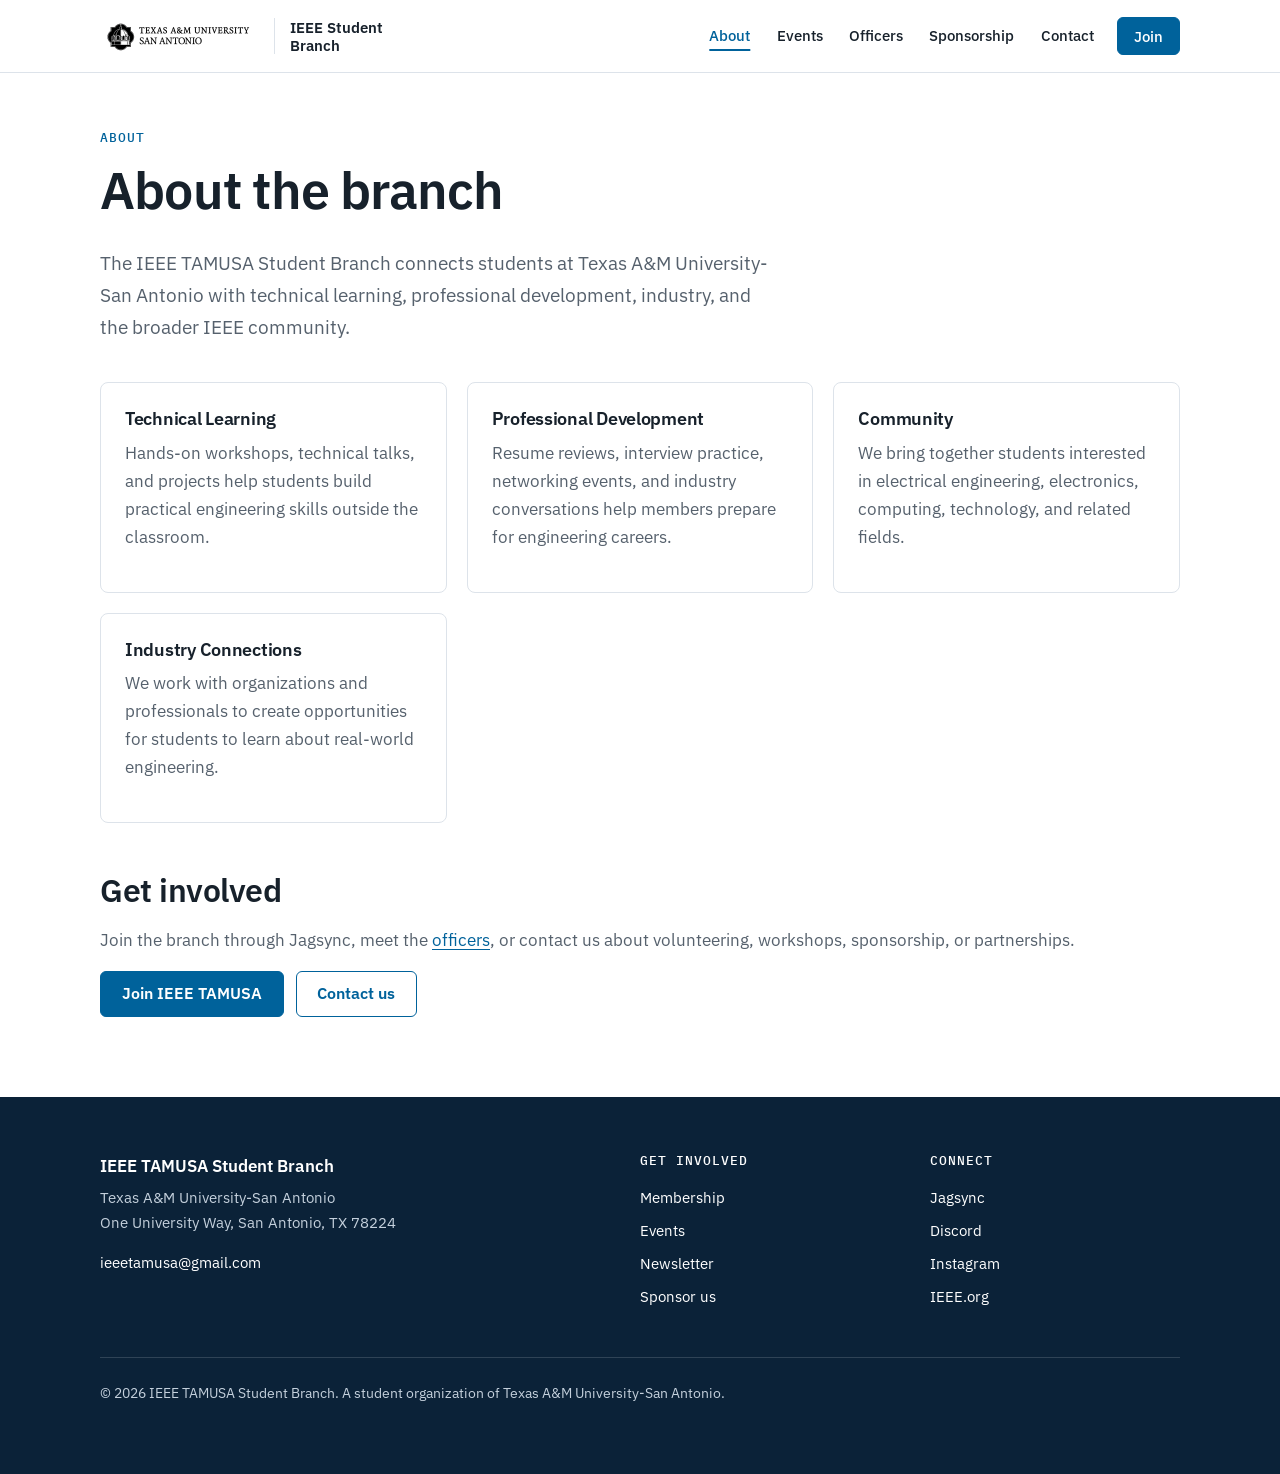
<file: About/index.html>
<!DOCTYPE html>
<html lang="en-US">
<head>
<meta charset="UTF-8">
<meta name="viewport" content="width=device-width, initial-scale=1.0">
<title>About | IEEE TAMUSA</title>
<meta name="description" content="Learn about the IEEE student branch at Texas A&M University-San Antonio: technical workshops, professional development, and industry connections.">
<meta property="og:title" content="About | IEEE TAMUSA">
<meta property="og:description" content="Learn about the IEEE student branch at Texas A&M University-San Antonio: technical workshops, professional development, and industry connections.">
<meta property="og:site_name" content="IEEE TAMUSA">
<link rel="icon" href="/cropped-tamusa_bb_Logo-Black-32x32.png">
<link rel="preconnect" href="https://fonts.googleapis.com">
<link rel="preconnect" href="https://fonts.gstatic.com" crossorigin>
<link rel="stylesheet" href="https://fonts.googleapis.com/css2?family=IBM+Plex+Mono:wght@500&family=IBM+Plex+Sans:wght@400;500;600&display=swap">
<link rel="stylesheet" href="/style.css">
<script src="/site.js" defer></script>
</head>
<body>
<header id="site-header" class="site-header"></header>
<main id="main" class="page">
<p class="eyebrow">About</p>
<h1>About the branch</h1>
<p class="page-intro">The IEEE TAMUSA Student Branch connects students at Texas A&amp;M University-San Antonio with technical learning, professional development, industry, and the broader IEEE community.</p>
<div class="card-grid">
<div class="card"><h3>Technical Learning</h3><p>Hands-on workshops, technical talks, and projects help students build practical engineering skills outside the classroom.</p></div>
<div class="card"><h3>Professional Development</h3><p>Resume reviews, interview practice, networking events, and industry conversations help members prepare for engineering careers.</p></div>
<div class="card"><h3>Community</h3><p>We bring together students interested in electrical engineering, electronics, computing, technology, and related fields.</p></div>
<div class="card"><h3>Industry Connections</h3><p>We work with organizations and professionals to create opportunities for students to learn about real-world engineering.</p></div>
</div>
<h2>Get involved</h2>
<p class="muted">Join the branch through Jagsync, meet the <a href="/Officers">officers</a>, or contact us about volunteering, workshops, sponsorship, or partnerships.</p>
<div class="button-row"><a class="button" href="/Membership">Join IEEE TAMUSA</a><a class="button secondary" href="/Contact">Contact us</a></div>
</main>
<footer id="site-footer" class="site-footer"></footer>

</body></html>
</file>
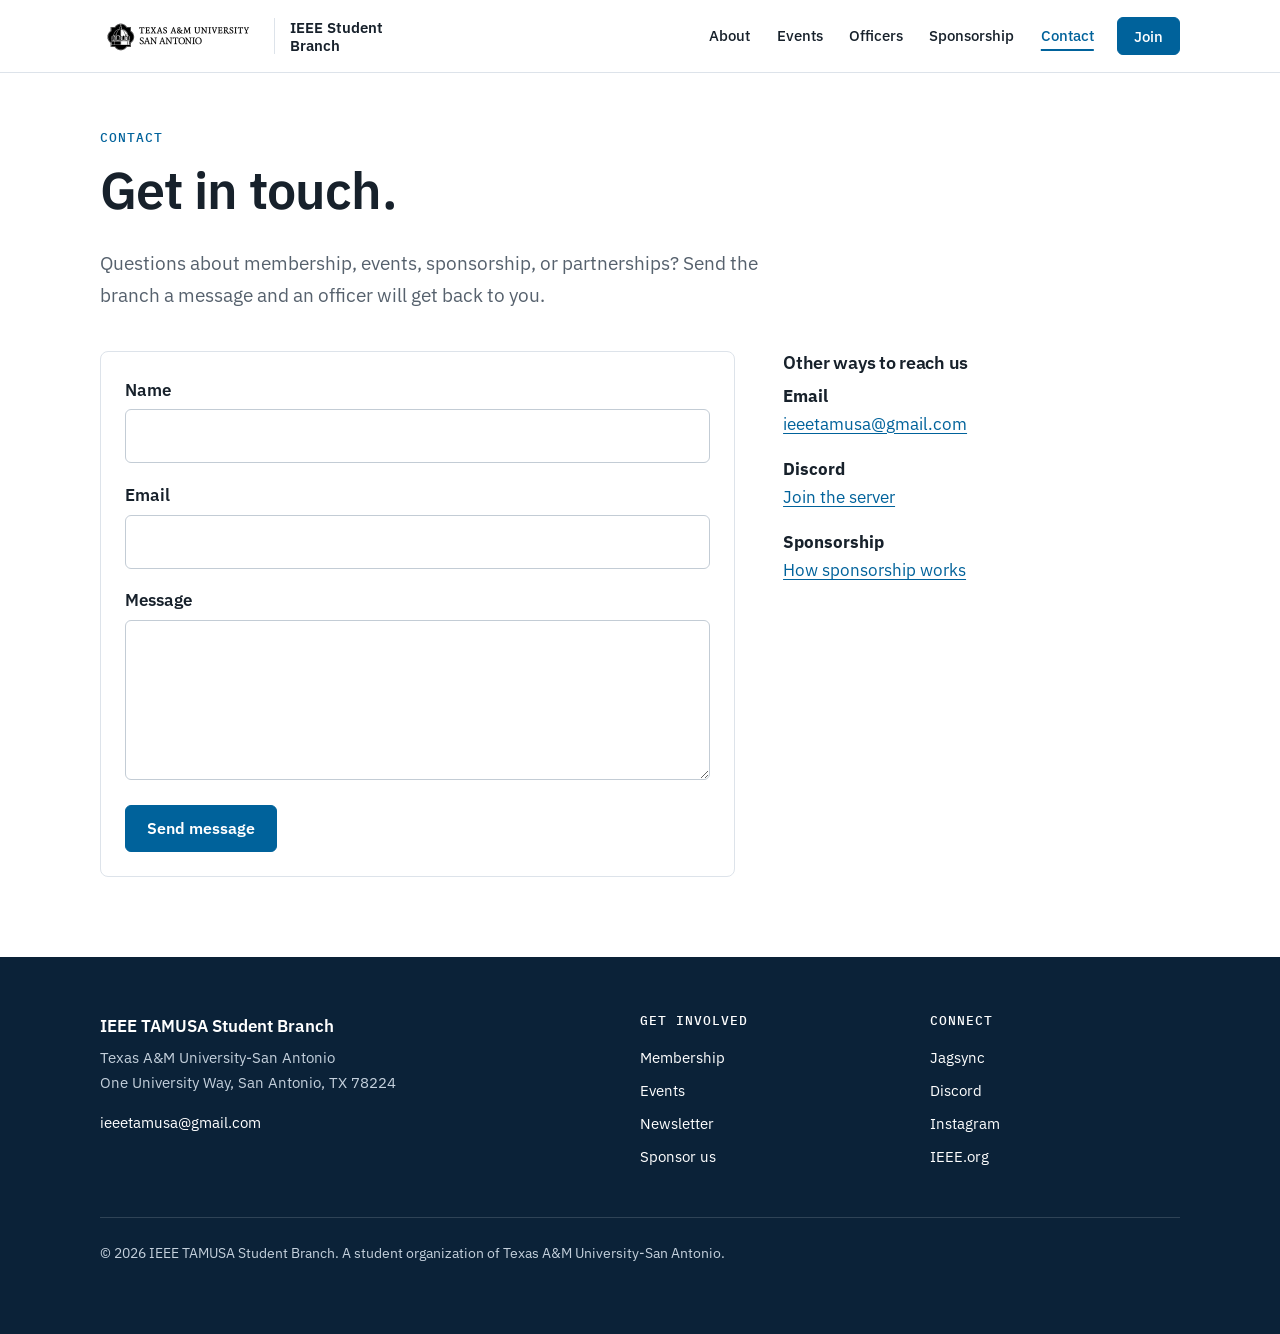
<file: Contact/index.html>
<!DOCTYPE html>
<html lang="en-US">
<head>
<meta charset="UTF-8">
<meta name="viewport" content="width=device-width, initial-scale=1.0">
<title>Contact | IEEE TAMUSA</title>
<meta name="description" content="Contact the IEEE TAMUSA Student Branch about membership, events, sponsorship, or partnerships.">
<meta property="og:title" content="Contact | IEEE TAMUSA">
<meta property="og:description" content="Contact the IEEE TAMUSA Student Branch about membership, events, sponsorship, or partnerships.">
<meta property="og:site_name" content="IEEE TAMUSA">
<link rel="icon" href="/cropped-tamusa_bb_Logo-Black-32x32.png">
<link rel="preconnect" href="https://fonts.googleapis.com">
<link rel="preconnect" href="https://fonts.gstatic.com" crossorigin>
<link rel="stylesheet" href="https://fonts.googleapis.com/css2?family=IBM+Plex+Mono:wght@500&family=IBM+Plex+Sans:wght@400;500;600&display=swap">
<link rel="stylesheet" href="/style.css">
<script src="/site.js" defer></script>
<script src="https://challenges.cloudflare.com/turnstile/v0/api.js" async defer></script>
</head>
<body>
<header id="site-header" class="site-header"></header>
<main id="main" class="page">
<p class="eyebrow">Contact</p>
<h1>Get in touch.</h1>
<p class="page-intro">Questions about membership, events, sponsorship, or partnerships? Send the branch a message and an officer will get back to you.</p>
<div class="contact-layout">
<form id="contact-form" class="form-card">
<div class="form-row"><label for="name">Name</label><input id="name" name="name" required maxlength="100" autocomplete="name"></div>
<div class="form-row"><label for="email">Email</label><input id="email" name="email" type="email" required maxlength="254" autocomplete="email"></div>
<div class="form-row"><label for="message">Message</label><textarea id="message" name="message" required maxlength="5000"></textarea></div>
<div class="honeypot" aria-hidden="true"><label>Leave this blank<input name="website" tabindex="-1" autocomplete="off"></label></div>
<div class="cf-turnstile" data-sitekey="0x4AAAAAAFJIP_6QnexWpE5w" data-theme="light"></div>
<button type="submit">Send message</button>
<div id="contact-status" role="status"></div>
</form>
<aside>
<h2>Other ways to reach us</h2>
<p><strong>Email</strong><br><a href="mailto:ieeetamusa@gmail.com">ieeetamusa@gmail.com</a></p>
<p><strong>Discord</strong><br><a href="https://discord.gg/X2ucbghawh" target="_blank" rel="noopener">Join the server</a></p>
<p><strong>Sponsorship</strong><br><a href="/Sponsorship">How sponsorship works</a></p>
</aside>
</div>
</main>
<footer id="site-footer" class="site-footer"></footer>
<script>
document.getElementById("contact-form").addEventListener("submit", async (ev) => {
  ev.preventDefault();
  const form=ev.currentTarget, status=document.getElementById("contact-status");
  status.className="form-status"; status.textContent="Sending...";
  try {
    const r=await fetch("/api/contact",{method:"POST",body:new FormData(form)});
    const data=await r.json().catch(()=>({}));
    if(!r.ok) throw new Error(data.error || "Unable to send your message.");
    status.className="form-status success"; status.textContent="Thanks! Your message has been sent.";
    form.reset();
  } catch(e) { status.className="form-status error"; status.textContent=e.message; }
  turnstile.reset(); // tokens are single-use
});
</script>
</body></html>
</file>
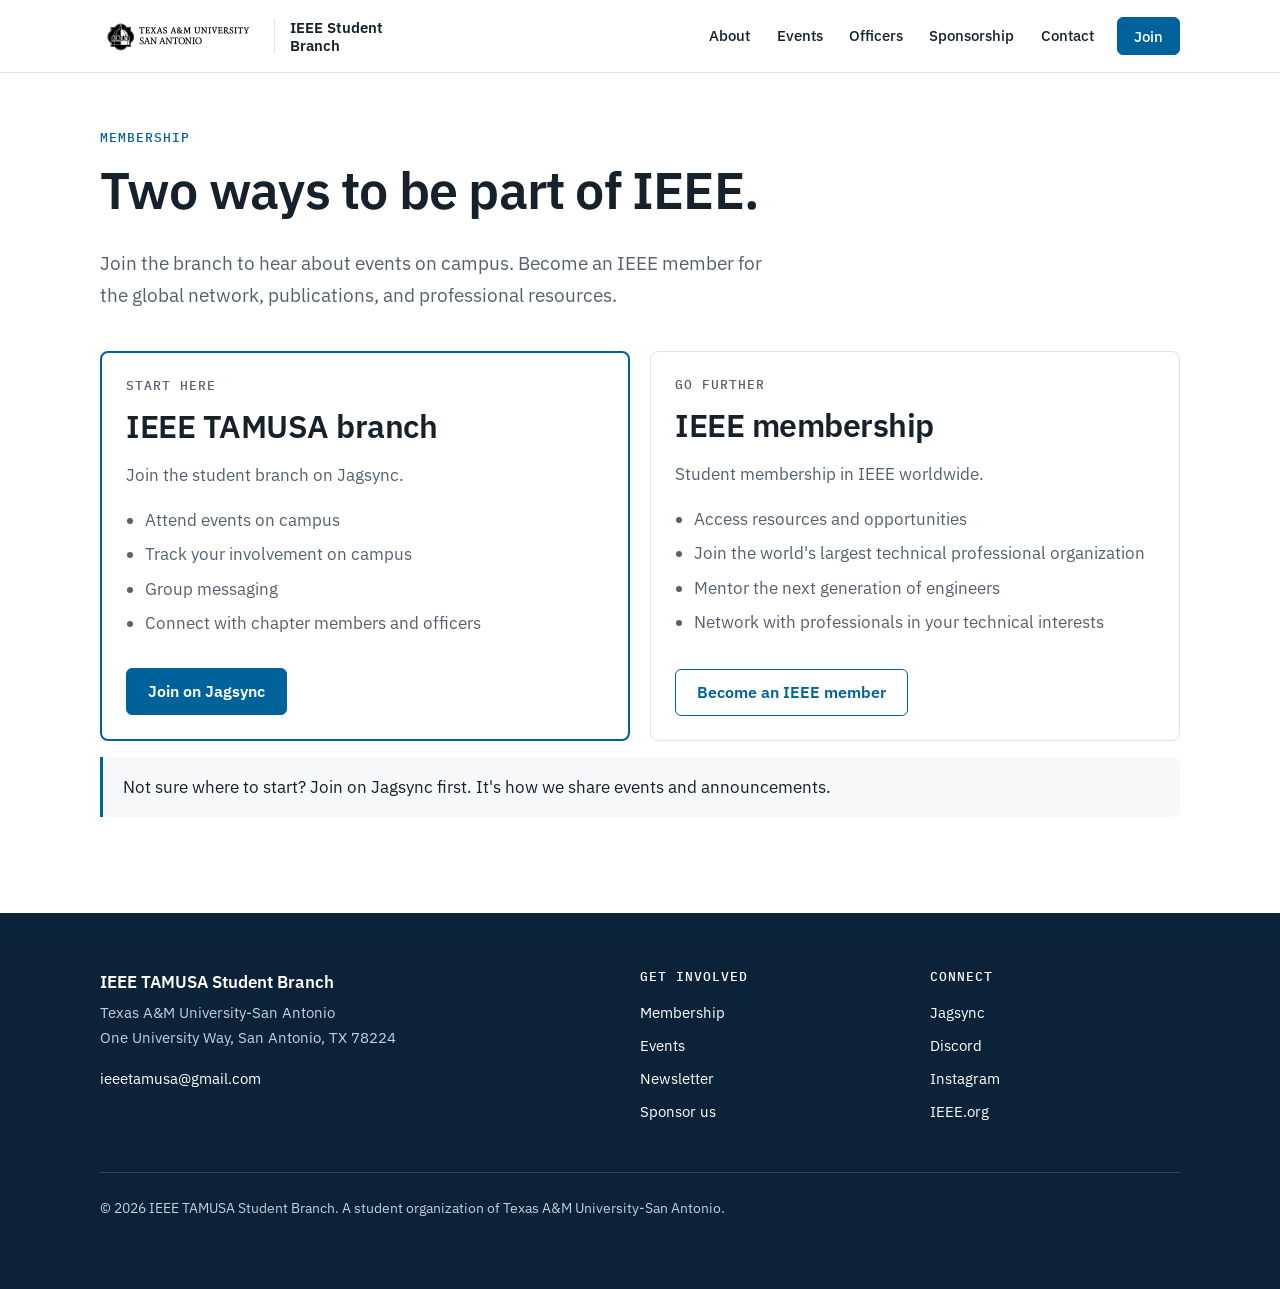
<file: Membership/index.html>
<!DOCTYPE html>
<html lang="en-US">
<head>
<meta charset="UTF-8">
<meta name="viewport" content="width=device-width, initial-scale=1.0">
<title>Membership | IEEE TAMUSA</title>
<meta name="description" content="Join IEEE TAMUSA on Jagsync and become an IEEE member to access events, resources, and a global engineering network.">
<meta property="og:title" content="Membership | IEEE TAMUSA">
<meta property="og:description" content="Join IEEE TAMUSA on Jagsync and become an IEEE member.">
<meta property="og:site_name" content="IEEE TAMUSA">
<link rel="icon" href="/cropped-tamusa_bb_Logo-Black-32x32.png">
<link rel="preconnect" href="https://fonts.googleapis.com">
<link rel="preconnect" href="https://fonts.gstatic.com" crossorigin>
<link rel="stylesheet" href="https://fonts.googleapis.com/css2?family=IBM+Plex+Mono:wght@500&family=IBM+Plex+Sans:wght@400;500;600&display=swap">
<link rel="stylesheet" href="/style.css">
<script src="/site.js" defer></script>
</head>
<body>
<header id="site-header" class="site-header"></header>

<main id="main" class="page">
  <p class="eyebrow">Membership</p>
  <h1>Two ways to be part of IEEE.</h1>
  <p class="page-intro">Join the branch to hear about events on campus. Become an IEEE member for the global network, publications, and professional resources.</p>
  <div class="plans">
    <article class="card plan featured">
      <p class="eyebrow">Start here</p>
      <h2>IEEE TAMUSA branch</h2>
      <p>Join the student branch on Jagsync.</p>
      <ul>
        <li>Attend events on campus</li>
        <li>Track your involvement on campus</li>
        <li>Group messaging</li>
        <li>Connect with chapter members and officers</li>
      </ul>
      <a class="button" href="https://jagsync.tamusa.edu/organization/ieee" target="_blank" rel="noopener">Join on Jagsync</a>
    </article>
    <article class="card plan">
      <p class="eyebrow">Go further</p>
      <h2>IEEE membership</h2>
      <p>Student membership in IEEE worldwide.</p>
      <ul>
        <li>Access resources and opportunities</li>
        <li>Join the world's largest technical professional organization</li>
        <li>Mentor the next generation of engineers</li>
        <li>Network with professionals in your technical interests</li>
      </ul>
      <a class="button secondary" href="https://www.ieee.org/membership/join" target="_blank" rel="noopener">Become an IEEE member</a>
    </article>
  </div>
  <p class="notice">Not sure where to start? Join on Jagsync first. It's how we share events and announcements.</p>
</main>

<footer id="site-footer" class="site-footer"></footer>
</body>
</html>
</file>
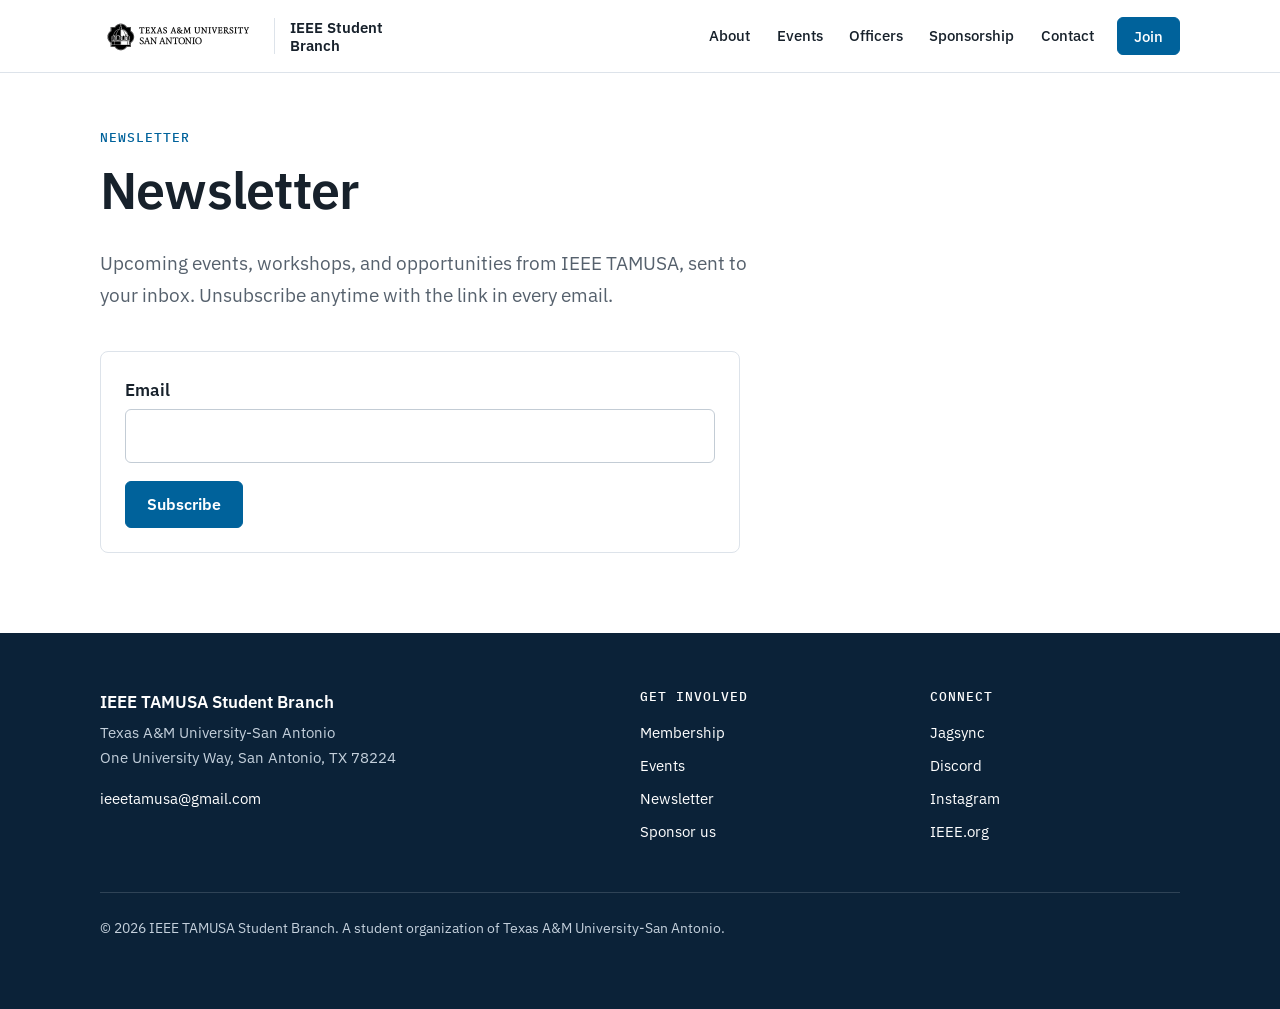
<file: Newsletter/index.html>
<!DOCTYPE html>
<html lang="en-US">
<head>
<meta charset="UTF-8">
<meta name="viewport" content="width=device-width, initial-scale=1.0">
<title>Newsletter | IEEE TAMUSA</title>
<meta name="description" content="Get IEEE TAMUSA events, workshops, and opportunities in your inbox.">
<meta property="og:title" content="Newsletter | IEEE TAMUSA">
<meta property="og:description" content="Get IEEE TAMUSA events, workshops, and opportunities in your inbox.">
<meta property="og:site_name" content="IEEE TAMUSA">
<link rel="icon" href="/cropped-tamusa_bb_Logo-Black-32x32.png">
<link rel="preconnect" href="https://fonts.googleapis.com">
<link rel="preconnect" href="https://fonts.gstatic.com" crossorigin>
<link rel="stylesheet" href="https://fonts.googleapis.com/css2?family=IBM+Plex+Mono:wght@500&family=IBM+Plex+Sans:wght@400;500;600&display=swap">
<link rel="stylesheet" href="/style.css">
<script src="/site.js" defer></script>
<script src="https://challenges.cloudflare.com/turnstile/v0/api.js" async defer></script>
</head>
<body>
<header id="site-header" class="site-header"></header>

<main id="main" class="page">
<p class="eyebrow">Newsletter</p>
  <h1>Newsletter</h1>
  <p class="page-intro">Upcoming events, workshops, and opportunities from IEEE TAMUSA, sent to your inbox. Unsubscribe anytime with the link in every email.</p>
  <form id="subscribe-form" class="form-card">
    <div class="form-row"><label for="email">Email</label><input id="email" name="email" type="email" required maxlength="254" autocomplete="email"></div>
    <div class="honeypot" aria-hidden="true"><label>Leave this blank<input name="website" tabindex="-1" autocomplete="off"></label></div>
    <div class="cf-turnstile" data-sitekey="0x4AAAAAAFJIP_6QnexWpE5w" data-theme="light"></div>
    <button type="submit">Subscribe</button>
    <div id="subscribe-status" role="status"></div>
  </form>
</main>

<footer id="site-footer" class="site-footer"></footer>
<script>
document.getElementById("subscribe-form").addEventListener("submit", async (ev) => {
  ev.preventDefault();
  const form = ev.currentTarget, status = document.getElementById("subscribe-status");
  status.className = "form-status"; status.textContent = "Subscribing...";
  try {
    const r = await fetch("/api/subscribe", {method: "POST", body: new FormData(form)});
    const data = await r.json().catch(() => ({}));
    if (!r.ok) throw new Error(data.error || "Unable to subscribe right now.");
    status.className = "form-status success"; status.textContent = "You're subscribed!";
    form.reset();
  } catch (e) { status.className = "form-status error"; status.textContent = e.message; }
  turnstile.reset(); // tokens are single-use
});
</script>
</body>
</html>
</file>
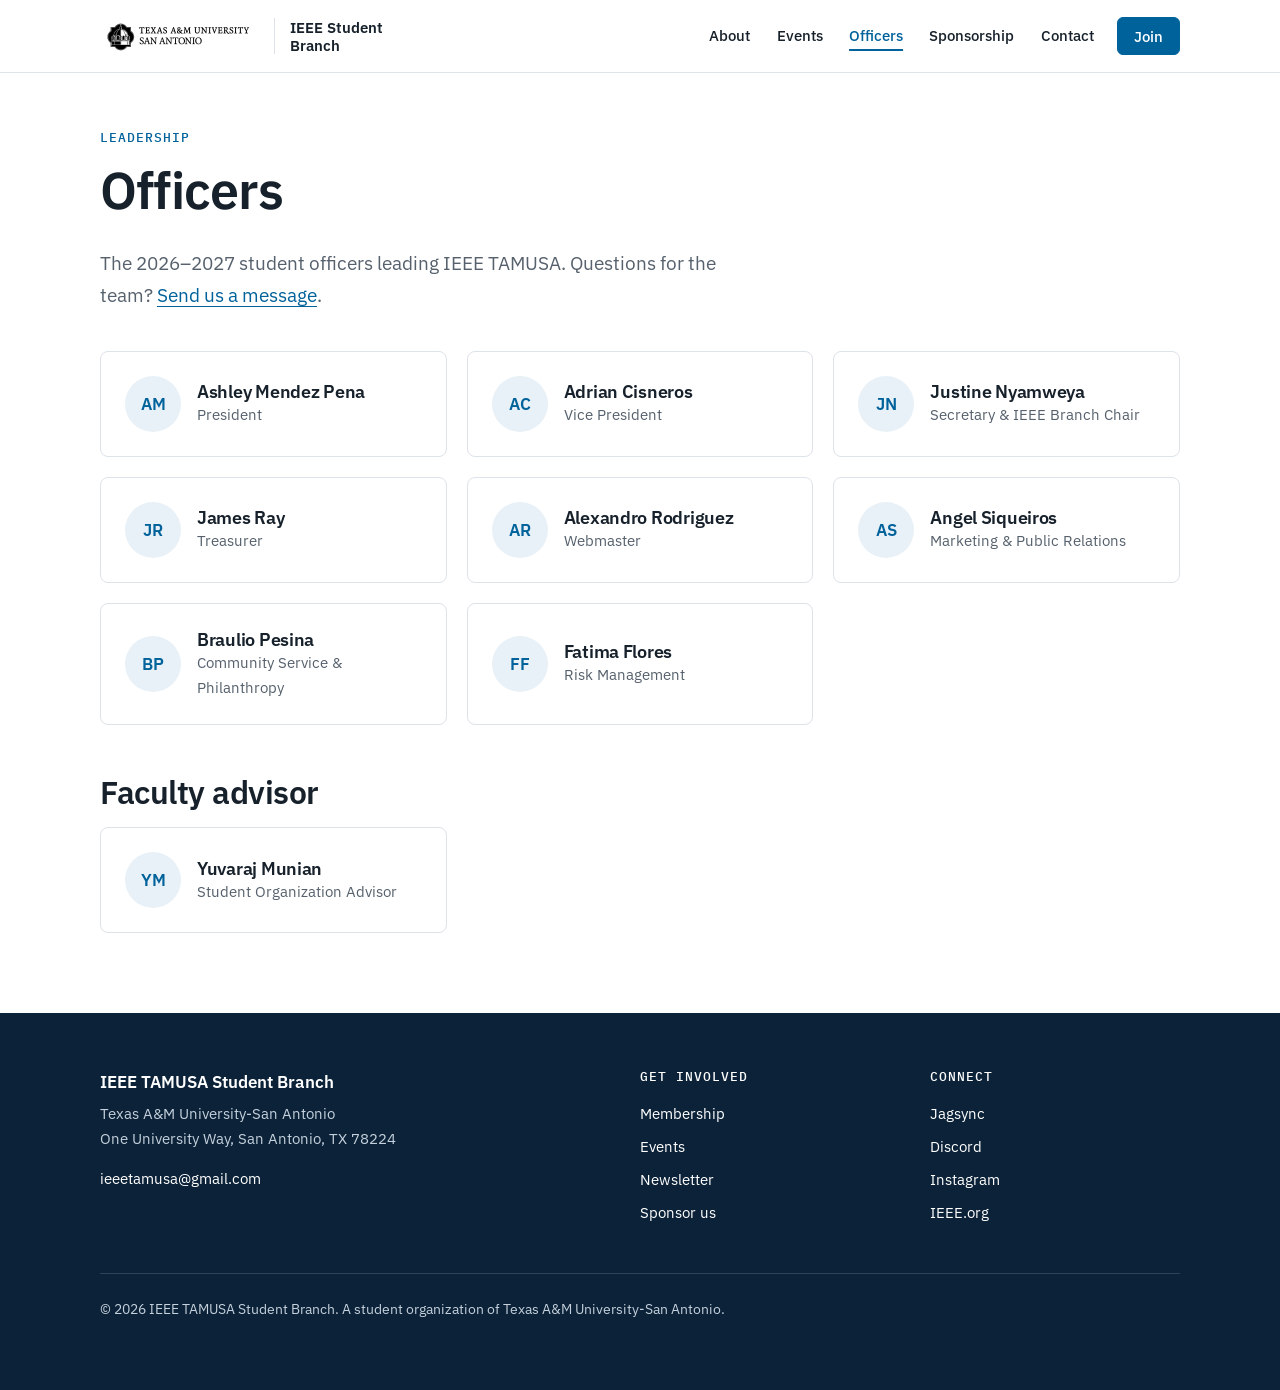
<file: Officers/index.html>
<!DOCTYPE html>
<html lang="en-US">
<head>
<meta charset="UTF-8">
<meta name="viewport" content="width=device-width, initial-scale=1.0">
<title>Officers | IEEE TAMUSA</title>
<meta name="description" content="Meet the student officers who lead the IEEE TAMUSA Student Branch.">
<meta property="og:title" content="Officers | IEEE TAMUSA">
<meta property="og:description" content="Meet the student officers who lead the IEEE TAMUSA Student Branch.">
<meta property="og:site_name" content="IEEE TAMUSA">
<link rel="icon" href="/cropped-tamusa_bb_Logo-Black-32x32.png">
<link rel="preconnect" href="https://fonts.googleapis.com">
<link rel="preconnect" href="https://fonts.gstatic.com" crossorigin>
<link rel="stylesheet" href="https://fonts.googleapis.com/css2?family=IBM+Plex+Mono:wght@500&family=IBM+Plex+Sans:wght@400;500;600&display=swap">
<link rel="stylesheet" href="/style.css">
<script src="/site.js" defer></script>
</head>
<body>
<header id="site-header" class="site-header"></header>

<main id="main" class="page">
  <p class="eyebrow">Leadership</p>
  <h1>Officers</h1>
  <p class="page-intro">The 2026&ndash;2027 student officers leading IEEE TAMUSA. Questions for the team? <a href="/Contact">Send us a message</a>.</p>

  <!-- One card per officer, in the order below. To use a photo instead of initials, replace the <span class="avatar">
       with <img class="avatar" src="/officers/first-last.jpg" alt="" width="56" height="56"> (square image, ~200x200). -->
  <div class="card-grid">
    <article class="card officer">
      <span class="avatar" aria-hidden="true">AM</span>
      <div><h3>Ashley Mendez Pena</h3><p class="officer-role">President</p></div>
    </article>
    <article class="card officer">
      <span class="avatar" aria-hidden="true">AC</span>
      <div><h3>Adrian Cisneros</h3><p class="officer-role">Vice President</p></div>
    </article>
    <article class="card officer">
      <span class="avatar" aria-hidden="true">JN</span>
      <div><h3>Justine Nyamweya</h3><p class="officer-role">Secretary &amp; IEEE Branch Chair</p></div>
    </article>
    <article class="card officer">
      <span class="avatar" aria-hidden="true">JR</span>
      <div><h3>James Ray</h3><p class="officer-role">Treasurer</p></div>
    </article>
    <article class="card officer">
      <span class="avatar" aria-hidden="true">AR</span>
      <div><h3>Alexandro Rodriguez</h3><p class="officer-role">Webmaster</p></div>
    </article>
    <article class="card officer">
      <span class="avatar" aria-hidden="true">AS</span>
      <div><h3>Angel Siqueiros</h3><p class="officer-role">Marketing &amp; Public Relations</p></div>
    </article>
    <article class="card officer">
      <span class="avatar" aria-hidden="true">BP</span>
      <div><h3>Braulio Pesina</h3><p class="officer-role">Community Service &amp; Philanthropy</p></div>
    </article>
    <article class="card officer">
      <span class="avatar" aria-hidden="true">FF</span>
      <div><h3>Fatima Flores</h3><p class="officer-role">Risk Management</p></div>
    </article>
  </div>

  <h2>Faculty advisor</h2>
  <div class="card-grid">
    <article class="card officer">
      <span class="avatar" aria-hidden="true">YM</span>
      <div><h3>Yuvaraj Munian</h3><p class="officer-role">Student Organization Advisor</p></div>
    </article>
  </div>
</main>

<footer id="site-footer" class="site-footer"></footer>
</body>
</html>
</file>
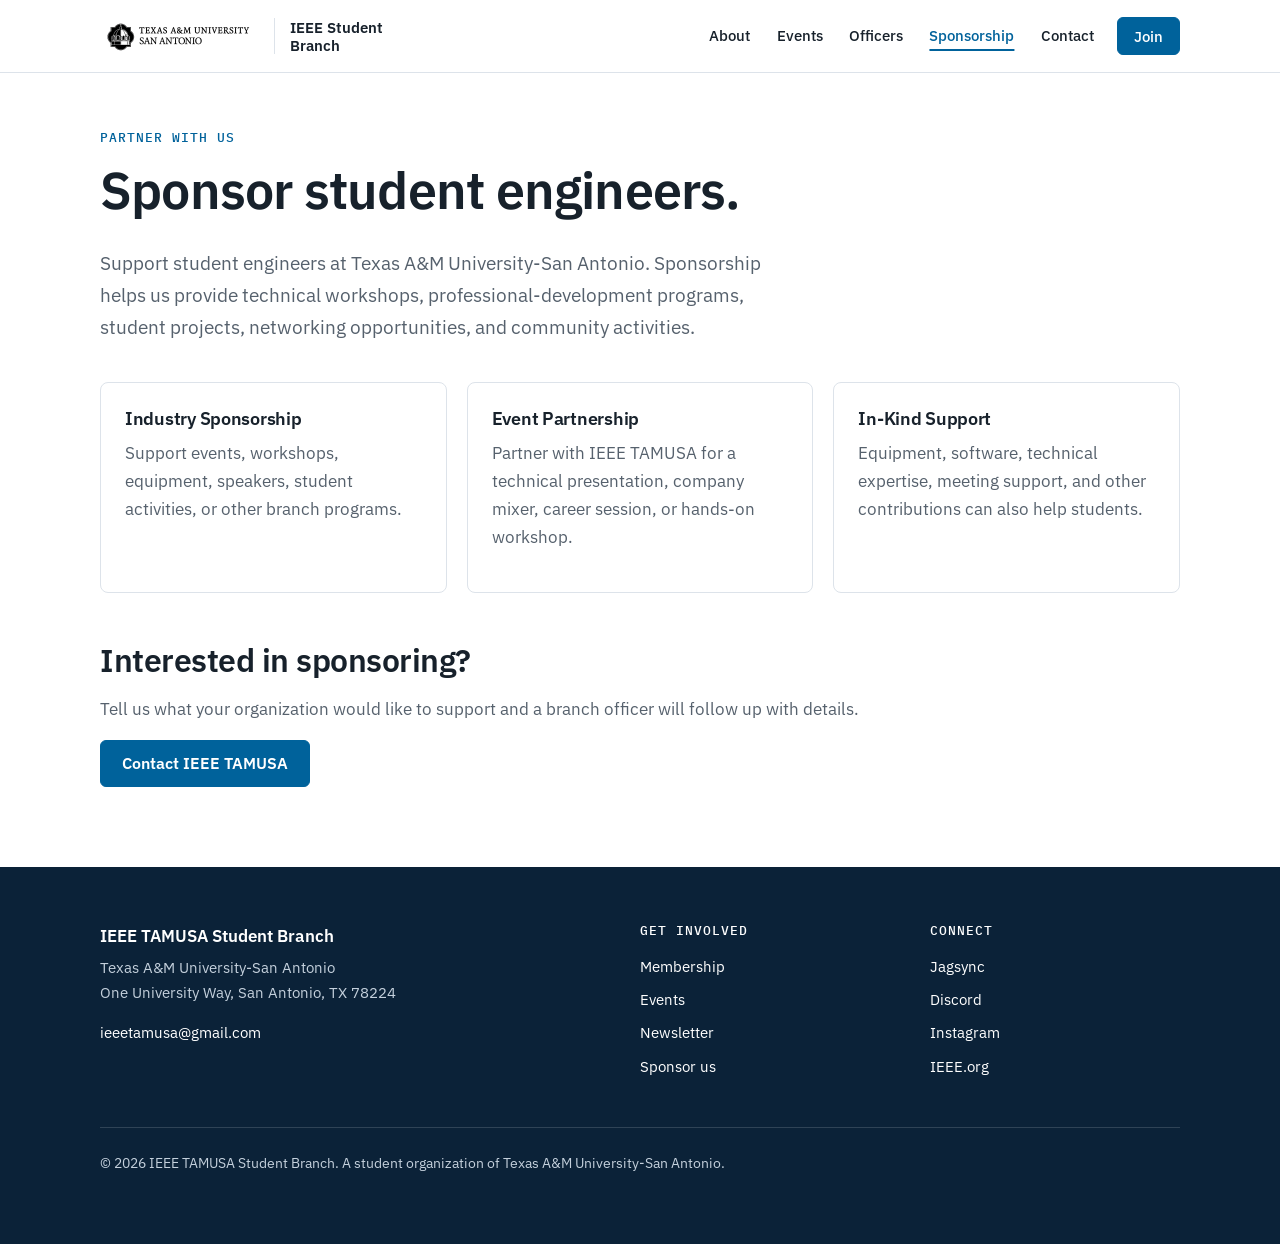
<file: Sponsorship/index.html>
<!DOCTYPE html>
<html lang="en-US">
<head>
<meta charset="UTF-8">
<meta name="viewport" content="width=device-width, initial-scale=1.0">
<title>Sponsorship | IEEE TAMUSA</title>
<meta name="description" content="Sponsor or partner with the IEEE TAMUSA Student Branch to support student engineers in San Antonio.">
<meta property="og:title" content="Sponsorship | IEEE TAMUSA">
<meta property="og:description" content="Sponsor or partner with the IEEE TAMUSA Student Branch to support student engineers in San Antonio.">
<meta property="og:site_name" content="IEEE TAMUSA">
<link rel="icon" href="/cropped-tamusa_bb_Logo-Black-32x32.png">
<link rel="preconnect" href="https://fonts.googleapis.com">
<link rel="preconnect" href="https://fonts.gstatic.com" crossorigin>
<link rel="stylesheet" href="https://fonts.googleapis.com/css2?family=IBM+Plex+Mono:wght@500&family=IBM+Plex+Sans:wght@400;500;600&display=swap">
<link rel="stylesheet" href="/style.css">
<script src="/site.js" defer></script>
</head>
<body>
<header id="site-header" class="site-header"></header>
<main id="main" class="page">
<p class="eyebrow">Partner with us</p>
<h1>Sponsor student engineers.</h1>
<p class="page-intro">Support student engineers at Texas A&amp;M University-San Antonio. Sponsorship helps us provide technical workshops, professional-development programs, student projects, networking opportunities, and community activities.</p>
<div class="card-grid">
<div class="card"><h3>Industry Sponsorship</h3><p>Support events, workshops, equipment, speakers, student activities, or other branch programs.</p></div>
<div class="card"><h3>Event Partnership</h3><p>Partner with IEEE TAMUSA for a technical presentation, company mixer, career session, or hands-on workshop.</p></div>
<div class="card"><h3>In-Kind Support</h3><p>Equipment, software, technical expertise, meeting support, and other contributions can also help students.</p></div>
</div>
<h2>Interested in sponsoring?</h2>
<p class="muted">Tell us what your organization would like to support and a branch officer will follow up with details.</p>
<a class="button" href="/Contact">Contact IEEE TAMUSA</a>
</main>
<footer id="site-footer" class="site-footer"></footer>

</body></html>
</file>
<file: style.css>
/* IEEE TAMUSA site styles. Original design by Alexandro Rodriguez (Sep 2026); refreshed Oct 2026. */
:root {
  --blue: #00629B;        /* IEEE blue */
  --blue-hover: #004f7d;
  --blue-tint: #e8f1f7;
  --navy: #0b2238;
  --ink: #17212b;
  --muted: #56616d;
  --line: #dde3ea;
  --surface: #f6f8fa;
  --radius: 8px;
  --max: 1120px;
  --sans: "IBM Plex Sans", system-ui, -apple-system, "Segoe UI", sans-serif;
  --mono: "IBM Plex Mono", ui-monospace, Consolas, monospace;
}

/* ---------- Base ---------- */
*, *::before, *::after { box-sizing: border-box; }
body {
  margin: 0;
  font: 400 1.0625rem/1.65 var(--sans);
  color: var(--ink);
  background: #fff;
}
h1, h2, h3 { line-height: 1.2; letter-spacing: -0.015em; margin: 0 0 .5em; }
h1 { font-size: clamp(2.1rem, 4.5vw, 3.25rem); font-weight: 600; }
h2 { font-size: clamp(1.5rem, 2.8vw, 2rem); font-weight: 600; }
h3 { font-size: 1.15rem; font-weight: 600; }
p { margin: 0 0 1em; }
a { color: var(--blue); text-underline-offset: .2em; }
a:hover { color: var(--blue-hover); }
img { max-width: 100%; height: auto; }
:focus-visible { outline: 3px solid var(--blue); outline-offset: 2px; }
.skip-link { position: absolute; left: -10000px; }
.skip-link:focus { left: 1rem; top: 1rem; z-index: 20; background: #fff; padding: .5em 1em; }

.container, .page { max-width: var(--max); margin: 0 auto; padding: 0 1.25rem; }
.page { padding-top: 3.5rem; padding-bottom: 5rem; }
.section { padding: 4.5rem 0; }
.section-alt { background: var(--surface); border-block: 1px solid var(--line); }
.eyebrow {
  font: 500 .8rem/1.4 var(--mono);
  letter-spacing: .08em;
  text-transform: uppercase;
  color: var(--blue);
  margin: 0 0 .75rem;
}
.page h2 { margin-top: 3rem; }
.page .card h2, .page .eyebrow + h2 { margin-top: 0; }
.page-intro, .lead { font-size: 1.2rem; color: var(--muted); max-width: 42rem; margin-bottom: 2.5rem; }
.muted { color: var(--muted); }

/* ---------- Header (built by site.js) ---------- */
.site-header {
  position: sticky; top: 0; z-index: 10;
  min-height: 72px; /* reserves space while site.js fills it in */
  background: rgba(255, 255, 255, .96);
  border-bottom: 1px solid var(--line);
}
.site-header .container { display: flex; align-items: center; gap: 1.5rem; min-height: 72px; }
.brand { display: flex; align-items: center; gap: .9rem; text-decoration: none; color: var(--ink); margin-right: auto; }
.brand img { height: 40px; width: auto; }
.brand span { padding-left: .9rem; border-left: 1px solid var(--line); font-weight: 600; font-size: .95rem; line-height: 1.2; }
.nav { display: flex; align-items: center; gap: .25rem; }
.nav a { color: var(--ink); text-decoration: none; font-weight: 500; font-size: .95rem; padding: .5rem .7rem; border-radius: 6px; }
.nav a:hover { background: var(--surface); color: var(--ink); }
.nav a[aria-current="page"] { color: var(--blue); text-decoration: underline; text-decoration-thickness: 2px; text-underline-offset: .5em; }
.nav .button[aria-current="page"] { color: #fff; text-decoration: none; }
.nav .button { margin-left: .5rem; padding: .55rem 1rem; color: #fff; }
.nav .button:hover { background: var(--blue-hover); color: #fff; }
.menu-toggle { display: none; }

/* ---------- Buttons ---------- */
.button, button {
  display: inline-block;
  font: 600 1rem/1.2 var(--sans);
  padding: .8rem 1.3rem;
  border: 1px solid var(--blue);
  border-radius: 6px;
  background: var(--blue);
  color: #fff;
  text-decoration: none;
  cursor: pointer;
}
.button:hover, button:hover { background: var(--blue-hover); border-color: var(--blue-hover); color: #fff; }
.button.secondary { background: #fff; color: var(--blue); }
.button.secondary:hover { background: var(--blue-tint); color: var(--blue-hover); }
.button-row { display: flex; flex-wrap: wrap; gap: .75rem; }

/* ---------- Home ---------- */
.hero { padding: 5rem 0 4.5rem; }
.hero .container { display: grid; grid-template-columns: 1.4fr 1fr; gap: 3.5rem; align-items: center; }
.hero h1 { max-width: 20ch; }
.next-event { border: 1px solid var(--line); border-radius: var(--radius); padding: 1.5rem; background: var(--surface); }
.next-event h2 { font-size: 1.25rem; margin-bottom: .25rem; }
.next-event p { margin-bottom: 1rem; }

.pillars { display: grid; grid-template-columns: repeat(3, 1fr); gap: 2.5rem; margin-top: 2.5rem; }
.pillars > div { border-top: 2px solid var(--ink); padding-top: 1.25rem; }
.pillars .num { font: 500 .85rem var(--mono); color: var(--blue); display: block; margin-bottom: .75rem; }
.pillars p { color: var(--muted); }

.split { display: grid; grid-template-columns: 1fr 1.3fr; gap: 3.5rem; align-items: start; }
.rule-list { list-style: none; margin: 0; padding: 0; border-top: 1px solid var(--line); }
.rule-list li { padding: 1rem 0; border-bottom: 1px solid var(--line); }

.links-list { display: grid; grid-template-columns: repeat(3, 1fr); gap: 1rem; }
.link-card {
  display: flex; align-items: center; gap: 1rem;
  padding: 1rem 1.25rem; border: 1px solid var(--line); border-radius: var(--radius);
  color: var(--ink); text-decoration: none; font-weight: 600; background: #fff;
}
.link-card img { width: 36px; height: 36px; object-fit: contain; }
.link-card small { display: block; font-weight: 400; color: var(--muted); }
.link-card::after { content: "→"; margin-left: auto; color: var(--blue); }
.link-card:hover { border-color: var(--blue); color: var(--ink); }

.partners { display: flex; flex-wrap: wrap; align-items: center; gap: 3rem; margin-top: 1.5rem; }
.partners img { height: auto; max-height: 56px; filter: grayscale(1); opacity: .8; }

.cta-band { background: var(--navy); color: #fff; }
.cta-band .container { display: flex; flex-wrap: wrap; align-items: center; justify-content: space-between; gap: 1.5rem; padding-block: 3.5rem; }
.cta-band h2 { margin: 0; }
.cta-band p { color: #c4d0dc; margin: .4rem 0 0; }
.cta-band .button.secondary { background: transparent; color: #fff; border-color: #fff; }
.cta-band .button.secondary:hover { background: rgba(255, 255, 255, .1); }

/* ---------- Cards & grids ---------- */
.card-grid { display: grid; grid-template-columns: repeat(auto-fill, minmax(260px, 1fr)); gap: 1.25rem; }
.card, .form-card {
  border: 1px solid var(--line);
  border-radius: var(--radius);
  padding: 1.5rem;
  background: #fff;
}
.card h3 { margin-top: 0; }
.card p { color: var(--muted); }
.card .button { margin-top: .5rem; }

/* Membership */
.plans { display: grid; grid-template-columns: repeat(2, 1fr); gap: 1.25rem; }
.plan { display: flex; flex-direction: column; }
.plan ul { padding-left: 1.2rem; color: var(--muted); margin: 0 0 1.5rem; }
.plan li { margin-bottom: .4rem; }
.plan .button { margin-top: auto; align-self: flex-start; }
.plan.featured { border: 2px solid var(--blue); }

/* Officers */
.officer { display: flex; align-items: center; gap: 1rem; }
.officer .avatar {
  flex: none; width: 56px; height: 56px; border-radius: 50%;
  display: grid; place-items: center;
  background: var(--blue-tint); color: var(--blue); font-weight: 600;
  object-fit: cover;
}
.officer h3 { margin: 0; }
.officer-role { margin: 0; color: var(--muted); font-size: .95rem; }

/* Events (cards are built in Events/index.html) */
.event-list { display: grid; gap: 1rem; }
.event-card {
  display: grid; grid-template-columns: 5.5rem 1fr; gap: 0 1.5rem;
  border: 1px solid var(--line); border-radius: var(--radius); padding: 1.5rem;
}
.event-date { grid-row: span 6; text-align: center; border-right: 1px solid var(--line); padding-right: 1.25rem; }
.event-date .month { display: block; font: 500 .8rem var(--mono); color: var(--blue); text-transform: uppercase; letter-spacing: .08em; }
.event-date .day { display: block; font-size: 2.2rem; font-weight: 600; line-height: 1.1; }
.event-card .eT { font-size: 1.25rem; margin: 0 0 .25rem; }
.event-meta { color: var(--muted); margin: 0 0 .25rem; }
.event-card p { margin: .5rem 0 0; color: var(--muted); }
.event-card .button { justify-self: start; margin-top: 1rem; }

/* ---------- Forms ---------- */
.form-card { max-width: 40rem; }
.form-row { margin-bottom: 1.1rem; }
.form-row label { display: block; font-weight: 600; margin-bottom: .35rem; }
.form-row input, .form-row textarea, .form-row select {
  width: 100%; padding: .75rem .85rem; font: inherit; color: var(--ink);
  border: 1px solid #c3ccd5; border-radius: 6px; background: #fff;
}
.form-row input:focus, .form-row textarea:focus { outline: 2px solid var(--blue); outline-offset: 0; border-color: var(--blue); }
.form-row textarea { min-height: 160px; resize: vertical; }
.cf-turnstile { margin-bottom: 1rem; }
.form-status:empty { display: none; }
.form-status { margin-top: 1rem; padding: .75rem 1rem; border-radius: 6px; }
.form-status.success { background: #e8f5e9; color: #1d5a22; }
.form-status.error { background: #fdecec; color: #8a1c1c; }
.honeypot { position: absolute; left: -10000px; width: 1px; height: 1px; overflow: hidden; }
.contact-layout { display: grid; grid-template-columns: 1.6fr 1fr; gap: 3rem; align-items: start; }
.contact-layout aside h2 { font-size: 1.15rem; margin-top: 0; }
.notice { padding: 1rem 1.25rem; border-left: 3px solid var(--blue); background: var(--surface); border-radius: 0 6px 6px 0; margin: 1rem 0; }

/* Admin */
.admin-nav { display: flex; gap: .5rem; flex-wrap: wrap; margin-bottom: 2rem; }


/* ---------- Footer (built by site.js) ---------- */
.site-footer { background: var(--navy); color: #c4d0dc; font-size: .95rem; }
.site-footer .container { display: grid; grid-template-columns: 2fr 1fr 1fr; gap: 2.5rem; padding-block: 3.5rem; }
.site-footer h2 { font-size: .8rem; font-family: var(--mono); font-weight: 500; letter-spacing: .08em; text-transform: uppercase; color: #fff; margin-bottom: 1rem; }
.site-footer ul { list-style: none; margin: 0; padding: 0; }
.site-footer li { margin-bottom: .5rem; }
.site-footer a { color: #fff; text-decoration: none; }
.site-footer a:hover { text-decoration: underline; color: #fff; }
.site-footer .footer-name { color: #fff; font-weight: 600; font-size: 1.05rem; margin-bottom: .25rem; }
.site-footer .legal { grid-column: 1 / -1; border-top: 1px solid rgba(255, 255, 255, .15); padding-top: 1.5rem; font-size: .85rem; }

/* ---------- Responsive ---------- */
@media (max-width: 960px) {
  .menu-toggle { display: inline-block; background: #fff; color: var(--ink); border-color: var(--line); padding: .5rem .9rem; }
  .menu-toggle:hover { background: var(--surface); color: var(--ink); border-color: var(--line); }
  .nav { display: none; position: absolute; top: 100%; left: 0; right: 0; flex-direction: column; align-items: stretch;
         background: #fff; border-bottom: 1px solid var(--line); padding: .5rem 1.25rem 1.25rem; }
  .nav-open .nav { display: flex; }
  .nav a { padding: .8rem .25rem; border-bottom: 1px solid var(--line); border-radius: 0; }
  .nav .button { margin: 1rem 0 0; text-align: center; border-bottom: 0; }
  .hero .container, .split, .contact-layout { grid-template-columns: 1fr; gap: 2.5rem; }
  .pillars, .links-list { grid-template-columns: 1fr; gap: 1.5rem; }
  .site-footer .container { grid-template-columns: 1fr 1fr; }
  .site-footer .container > :first-child { grid-column: 1 / -1; }
}
@media (max-width: 640px) {
  body { font-size: 1rem; }
  .brand span { display: none; }
  .hero { padding: 3rem 0; }
  .section { padding: 3rem 0; }
  .plans { grid-template-columns: 1fr; }
  .event-card { grid-template-columns: 4rem 1fr; gap: 0 1rem; padding: 1.25rem; }
  .event-date { padding-right: .75rem; }
}
</file>
